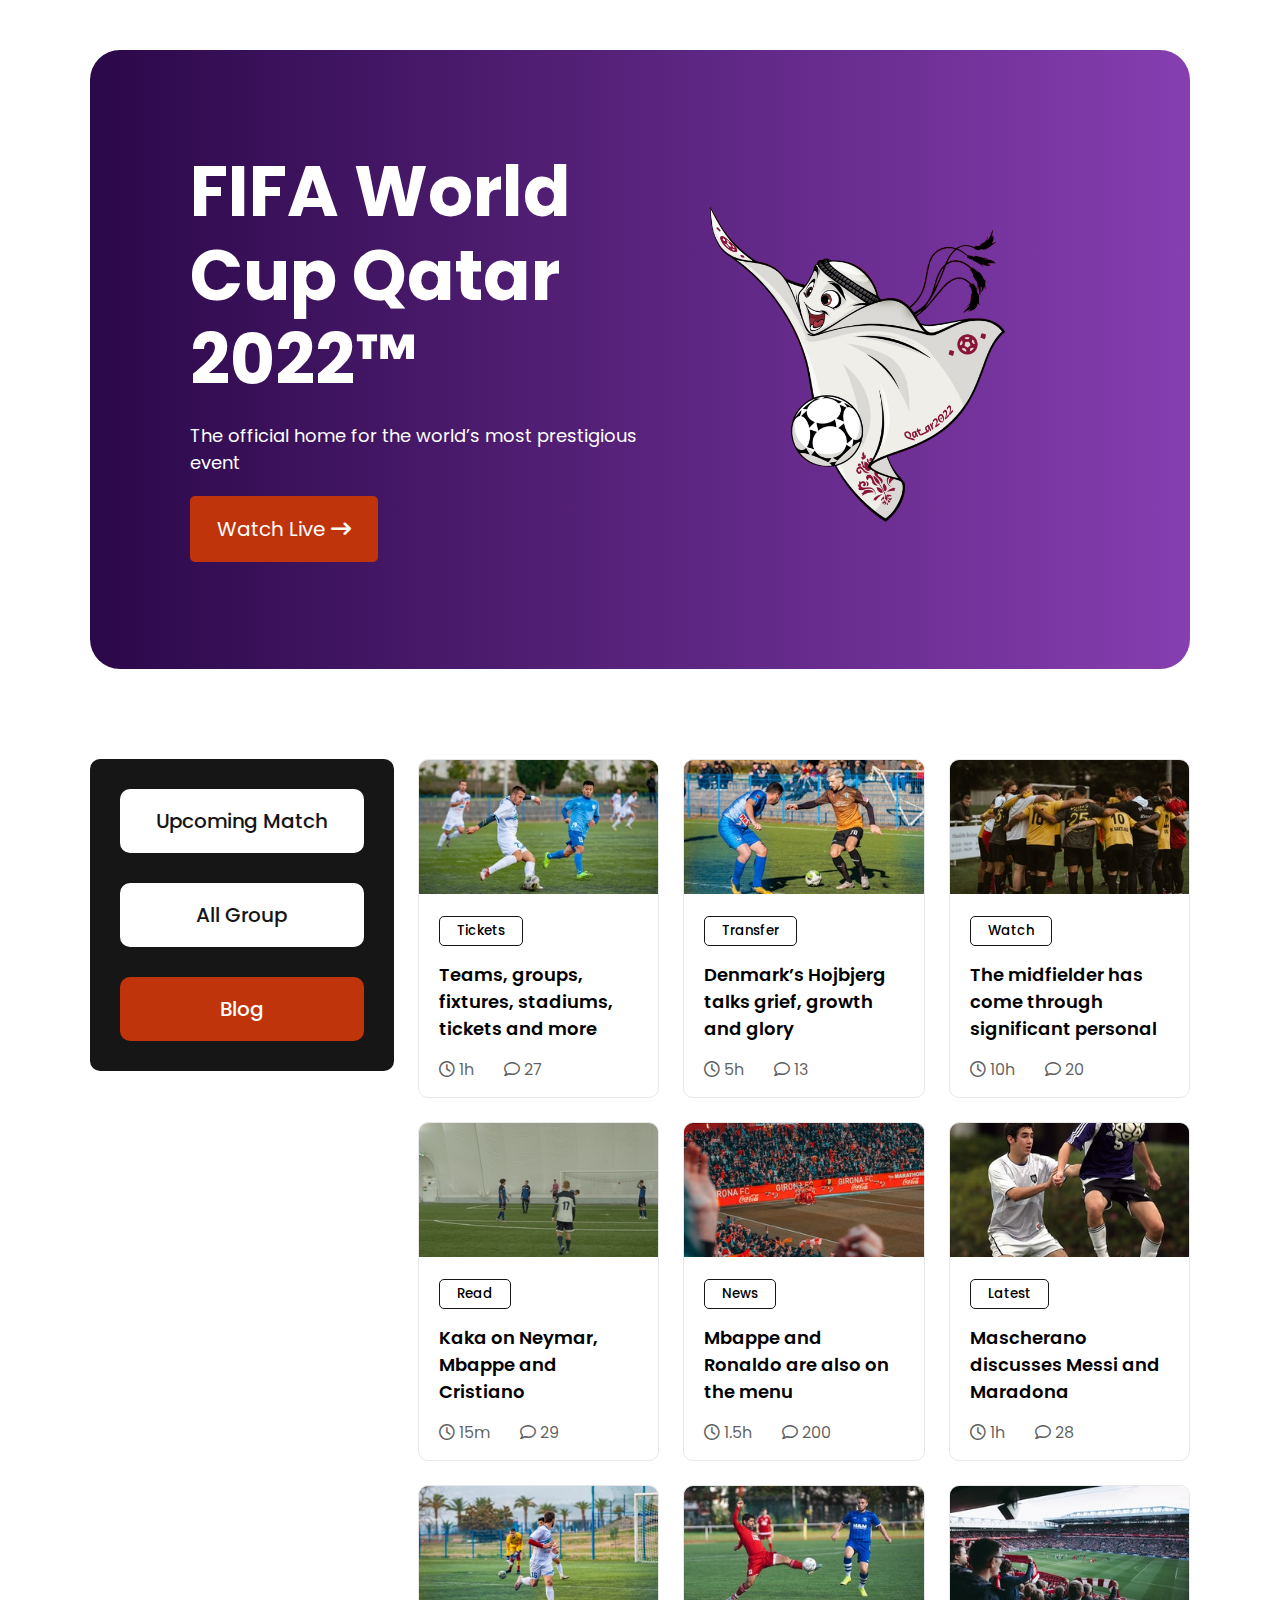
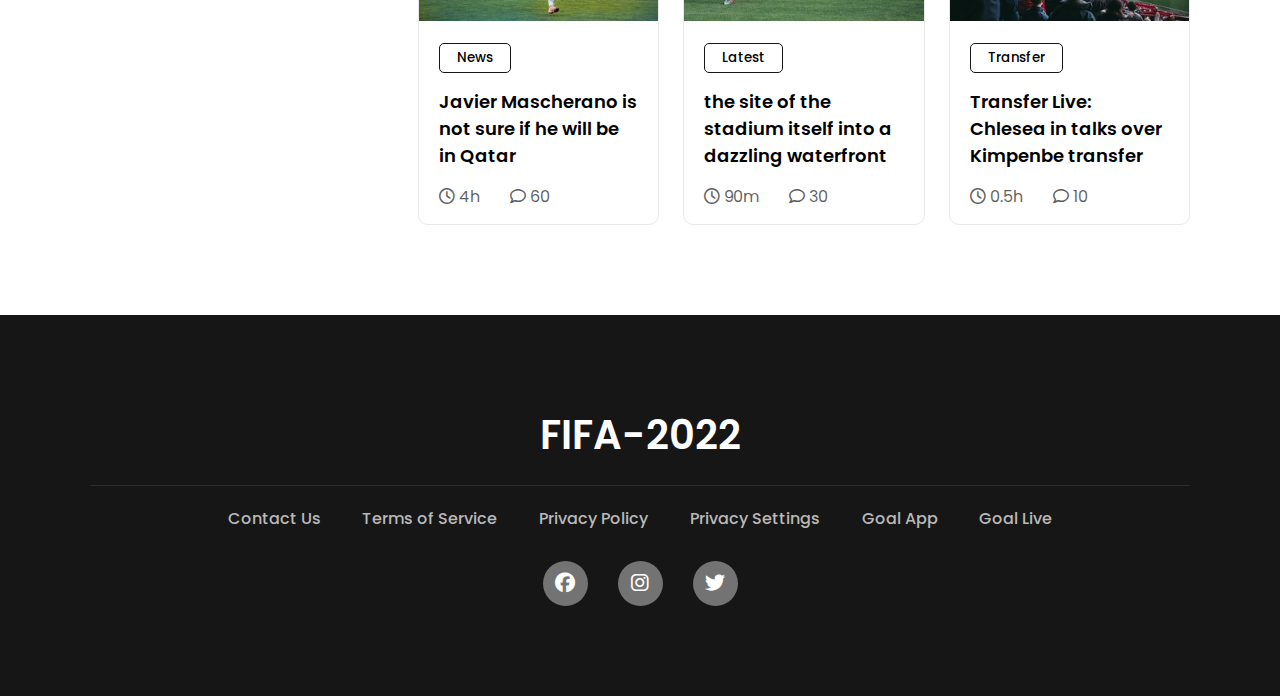
<file: index.html>
<!DOCTYPE html>
<html lang="en">

<head>
    <meta charset="UTF-8">
    <meta http-equiv="X-UA-Compatible" content="IE=edge">
    <meta name="viewport" content="width=device-width, initial-scale=1.0">

    <!-- google fonts -->
    <link rel="preconnect" href="https://fonts.googleapis.com">
    <link rel="preconnect" href="https://fonts.gstatic.com" crossorigin>
    <link href="https://fonts.googleapis.com/css2?family=Poppins:wght@400;500;600;700&display=swap" rel="stylesheet">

    <!-- fontawesome -->
    <link rel="stylesheet" href="https://cdnjs.cloudflare.com/ajax/libs/font-awesome/6.1.1/css/all.min.css">

    <!-- stylesheet -->
    <link rel="stylesheet" href="css/style.css">

    <!-- favicon -->
    <link rel="shortcut icon" href="images/fav.png">
    <title>Fifa World Cup 2022</title>
</head>

<body>

    <div class="wrapper">
        <!-- hero section starts here -->
        <section class="hero-section">
            <div class="container">
                <div class="hero">
                    <div class="half hero-text">
                        <h1 class="title">
                            FIFA World Cup Qatar 2022™
                        </h1>
                        <p class="hero-subtitle">
                            The official home for the world’s most prestigious event
                        </p>
                        <a href="" class="btn">
                            <span>Watch Live <i class="fa fa-arrow-right-long"></i></span>
                        </a>
                    </div>
                    <div class="half hero-image">
                        <img src="images/hero.png" alt="">
                    </div>
                </div>
            </div>
        </section>
        <!-- hero section ends here -->



        <!-- main section starts here -->
        <main>
            <div class="container">
                <div class="flex a-start">
                    <!-- buttons -->
                    <div class="buttons">
                        <a href="upcoming.html" class="menu-btn">
                            <span>Upcoming Match</span>
                        </a>
                        <a href="all.html" class="menu-btn my-30">
                            <span>All Group</span>
                        </a>
                        <a href="index.html" class="menu-btn active">
                            <span>Blog</span>
                        </a>
                    </div>
                    <!-- buttons -->

                    <!-- blogs -->
                    <div class="blogs">
                        <article class="blog">
                            <img src="images/blog-1.jpg" class="blog-img" alt="">
                            <div class="blog-body">
                                <button class="blog-button">
                                    Tickets
                                </button>
                                <h3 class="blog-title">
                                    Teams, groups, fixtures, stadiums, tickets and more
                                </h3>
                                <div class="icons">
                                    <div class="flex">
                                        <div class="item">
                                            <i class="far fa-clock"></i> 1h
                                        </div>
                                        <div class="item ms-30">
                                            <i class="far fa-comment"></i> 27
                                        </div>
                                    </div>
                                </div>
                            </div>
                        </article>
                        <article class="blog">
                            <img src="images/blog-2.jpg" class="blog-img" alt="">
                            <div class="blog-body">
                                <button class="blog-button">
                                    Transfer
                                </button>
                                <h3 class="blog-title">
                                    Denmark’s Hojbjerg talks grief, growth and glory
                                </h3>
                                <div class="icons">
                                    <div class="flex">
                                        <div class="item">
                                            <i class="far fa-clock"></i> 5h
                                        </div>
                                        <div class="item ms-30">
                                            <i class="far fa-comment"></i> 13
                                        </div>
                                    </div>
                                </div>
                            </div>
                        </article>
                        <article class="blog">
                            <img src="images/blog-3.jpg" class="blog-img" alt="">
                            <div class="blog-body">
                                <button class="blog-button">
                                    Watch
                                </button>
                                <h3 class="blog-title">
                                    The midfielder has come through significant personal
                                </h3>
                                <div class="icons">
                                    <div class="flex">
                                        <div class="item">
                                            <i class="far fa-clock"></i> 10h
                                        </div>
                                        <div class="item ms-30">
                                            <i class="far fa-comment"></i> 20
                                        </div>
                                    </div>
                                </div>
                            </div>
                        </article>
                        <article class="blog">
                            <img src="images/blog-4.jpg" class="blog-img" alt="">
                            <div class="blog-body">
                                <button class="blog-button">
                                    Read
                                </button>
                                <h3 class="blog-title">
                                    Kaka on Neymar, Mbappe and Cristiano
                                </h3>
                                <div class="icons">
                                    <div class="flex">
                                        <div class="item">
                                            <i class="far fa-clock"></i> 15m
                                        </div>
                                        <div class="item ms-30">
                                            <i class="far fa-comment"></i> 29
                                        </div>
                                    </div>
                                </div>
                            </div>
                        </article>
                        <article class="blog">
                            <img src="images/blog-5.jpg" class="blog-img" alt="">
                            <div class="blog-body">
                                <button class="blog-button">
                                    News
                                </button>
                                <h3 class="blog-title">
                                    Mbappe and Ronaldo are also on the menu
                                </h3>
                                <div class="icons">
                                    <div class="flex">
                                        <div class="item">
                                            <i class="far fa-clock"></i> 1.5h
                                        </div>
                                        <div class="item ms-30">
                                            <i class="far fa-comment"></i> 200
                                        </div>
                                    </div>
                                </div>
                            </div>
                        </article>
                        <article class="blog">
                            <img src="images/blog-6.jpg" class="blog-img" alt="">
                            <div class="blog-body">
                                <button class="blog-button">
                                    Latest
                                </button>
                                <h3 class="blog-title">
                                    Mascherano discusses Messi and Maradona
                                </h3>
                                <div class="icons">
                                    <div class="flex">
                                        <div class="item">
                                            <i class="far fa-clock"></i> 1h
                                        </div>
                                        <div class="item ms-30">
                                            <i class="far fa-comment"></i> 28
                                        </div>
                                    </div>
                                </div>
                            </div>
                        </article>
                        <article class="blog">
                            <img src="images/blog-7.jpg" class="blog-img" alt="">
                            <div class="blog-body">
                                <button class="blog-button">
                                    News
                                </button>
                                <h3 class="blog-title">
                                    Javier Mascherano is not sure if he will be in Qatar
                                </h3>
                                <div class="icons">
                                    <div class="flex">
                                        <div class="item">
                                            <i class="far fa-clock"></i> 4h
                                        </div>
                                        <div class="item ms-30">
                                            <i class="far fa-comment"></i> 60
                                        </div>
                                    </div>
                                </div>
                            </div>
                        </article>
                        <article class="blog">
                            <img src="images/blog-8.jpg" class="blog-img" alt="">
                            <div class="blog-body">
                                <button class="blog-button">
                                    Latest
                                </button>
                                <h3 class="blog-title">
                                    the site of the stadium itself into a dazzling waterfront
                                </h3>
                                <div class="icons">
                                    <div class="flex">
                                        <div class="item">
                                            <i class="far fa-clock"></i> 90m
                                        </div>
                                        <div class="item ms-30">
                                            <i class="far fa-comment"></i> 30
                                        </div>
                                    </div>
                                </div>
                            </div>
                        </article>
                        <article class="blog">
                            <img src="images/blog-9.jpg" class="blog-img" alt="">
                            <div class="blog-body">
                                <button class="blog-button">
                                    Transfer
                                </button>
                                <h3 class="blog-title">
                                    Transfer Live: Chlesea in talks over Kimpenbe transfer
                                </h3>
                                <div class="icons">
                                    <div class="flex">
                                        <div class="item">
                                            <i class="far fa-clock"></i> 0.5h
                                        </div>
                                        <div class="item ms-30">
                                            <i class="far fa-comment"></i> 10
                                        </div>
                                    </div>
                                </div>
                            </div>
                        </article>
                    </div>


                    <!-- blogs -->
                </div>
                <div class="text-center all-holder">
                    <a href="" class="btn">
                        <span>View All</span>
                    </a>
                </div>


            </div>
        </main>
        <!-- main section ends here -->
    </div>

    <!-- footer section starts here -->
    <footer>
        <div class="container">
            <div class="text-center">
                <h2 class="footer-title">FIFA-2022</h2>
                <div class="line"></div>
                <ul class="footer-menu">
                    <li>
                        <a href="">
                            Contact Us
                        </a>
                    </li>
                    <li>
                        <a href="">
                            Terms of Service
                        </a>
                    </li>
                    <li>
                        <a href="">
                            Privacy Policy
                        </a>
                    </li>
                    <li>
                        <a href="">
                            Privacy Settings
                        </a>
                    </li>
                    <li>
                        <a href="">
                            Goal App
                        </a>
                    </li>
                    <li>
                        <a href="">
                            Goal Live
                        </a>
                    </li>
                </ul>

                <ul class="social">
                    <li>
                        <a href="https://www.facebook.com/marufalaslam" target="_blank" class="social-holder">
                            <i class="fab fa-facebook"></i>
                        </a>
                    </li>
                    <li>
                        <a href="https://www.instagram.com/captain_potatoo" target="_blank" class="social-holder">
                            <i class="fab fa-instagram"></i>
                        </a>
                    </li>
                    <li>
                        <a href="https://twitter.com/Maruf23350252" target="_blank" class="social-holder">
                            <i class="fab fa-twitter"></i>
                        </a>
                    </li>
                </ul>
            </div>
        </div>
    </footer>
    <!-- footer section ends here -->
</body>

</html>
</file>
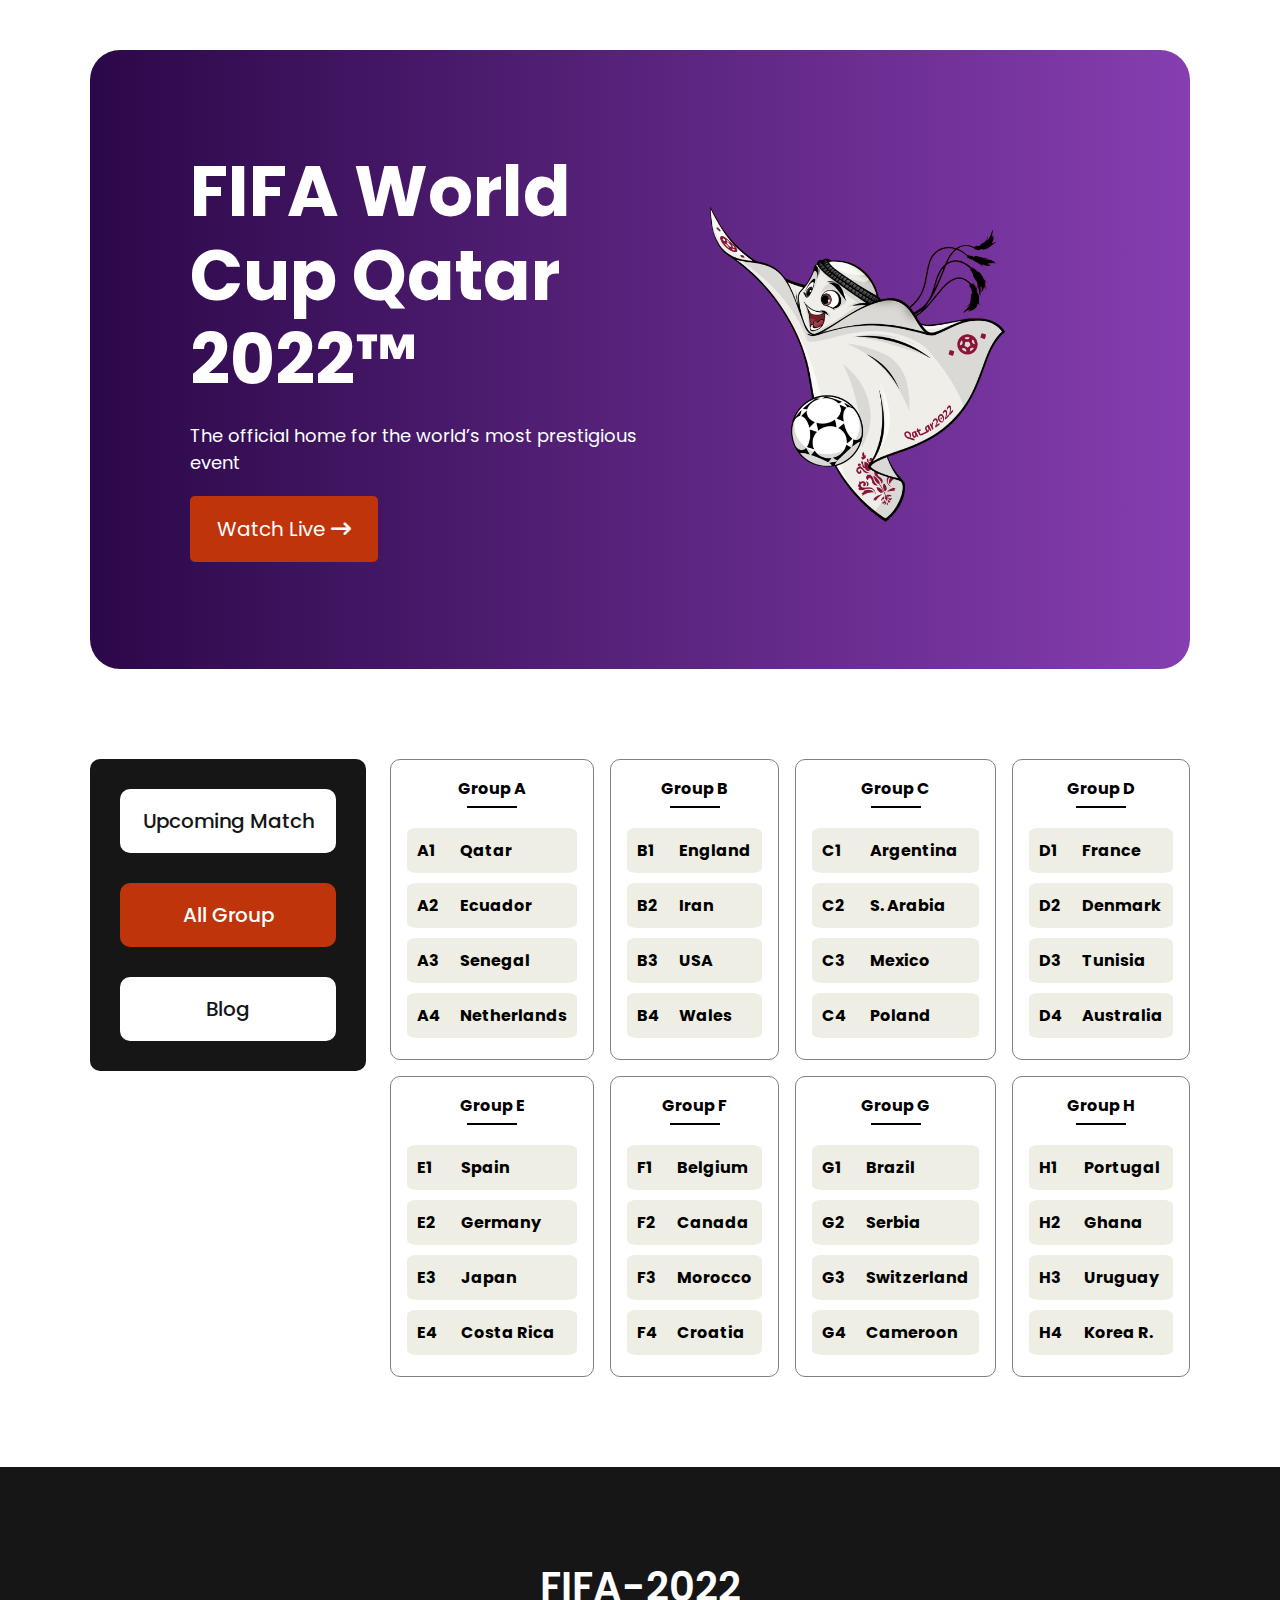
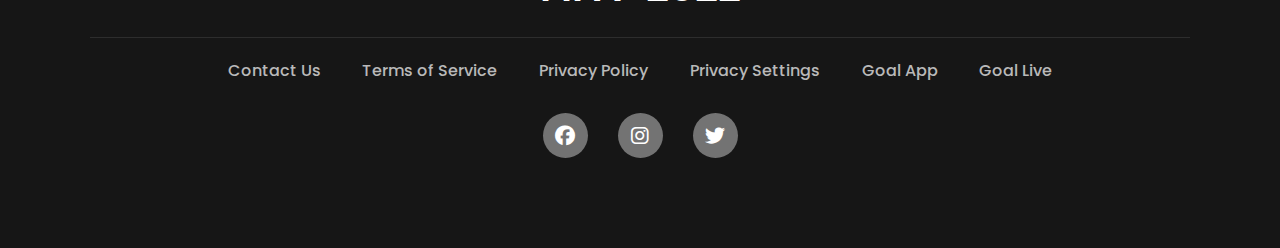
<file: all.html>
<!DOCTYPE html>
<html lang="en">

<head>
    <meta charset="UTF-8">
    <meta http-equiv="X-UA-Compatible" content="IE=edge">
    <meta name="viewport" content="width=device-width, initial-scale=1.0">

    <!-- google fonts -->
    <link rel="preconnect" href="https://fonts.googleapis.com">
    <link rel="preconnect" href="https://fonts.gstatic.com" crossorigin>
    <link href="https://fonts.googleapis.com/css2?family=Poppins:wght@400;500;600;700&display=swap" rel="stylesheet">

    <!-- fontawesome -->
    <link rel="stylesheet" href="https://cdnjs.cloudflare.com/ajax/libs/font-awesome/6.1.1/css/all.min.css">

    <!-- stylesheet -->
    <link rel="stylesheet" href="css/style.css">

    <!-- favicon -->
    <link rel="shortcut icon" href="images/fav.png">
    <title>Fifa World Cup 2022</title>
</head>

<body>

    <div class="wrapper">
        <!-- hero section starts here -->
        <section class="hero-section">
            <div class="container">
                <div class="hero">
                    <div class="half hero-text">
                        <h1 class="title">
                            FIFA World Cup Qatar 2022™
                        </h1>
                        <p class="hero-subtitle">
                            The official home for the world’s most prestigious event
                        </p>
                        <a href="" class="btn">
                            <span>Watch Live <i class="fa fa-arrow-right-long"></i></span>
                        </a>
                    </div>
                    <div class="half hero-image">
                        <img src="images/hero.png" alt="">
                    </div>
                </div>
            </div>
        </section>
        <!-- hero section ends here -->



        <!-- main section starts here -->
        <main>
            <div class="container">
                <div class="flex a-start">
                    <!-- buttons -->
                    <div class="buttons">
                        <a href="upcoming.html" class="menu-btn">
                            <span>Upcoming Match</span>
                        </a>
                        <a href="all" class="menu-btn my-30 active">
                            <span>All Group</span>
                        </a>
                        <a href="index.html" class="menu-btn">
                            <span>Blog</span>
                        </a>
                    </div>
                    <!-- buttons -->

                    <!-- schedules -->
                    <div class="groups">
                        <div class="group">
                            <div class="text-center">
                                <h4>Group A</h4>
                                <div class="line-b"></div>
                            </div>
                            <table class="group-table" cellpadding="0" cellspacing="0">
                                <tr>
                                    <td>
                                        A1
                                    </td>
                                    <td>
                                        Qatar
                                    </td>
                                </tr>
                                <tr>
                                    <td>
                                        A2
                                    </td>
                                    <td>
                                        Ecuador
                                    </td>
                                </tr>
                                <tr>
                                    <td>
                                        A3
                                    </td>
                                    <td>
                                        Senegal
                                    </td>
                                </tr>
                                <tr>
                                    <td>
                                        A4
                                    </td>
                                    <td>
                                        Netherlands
                                    </td>
                                </tr>
                            </table>
                        </div>

                        <div class="group">
                            <div class="text-center">
                                <h4>Group B</h4>
                                <div class="line-b"></div>
                            </div>
                            <table class="group-table" cellpadding="0" cellspacing="0">
                                <tr>
                                    <td>
                                        B1
                                    </td>
                                    <td>
                                        England
                                    </td>
                                </tr>
                                <tr>
                                    <td>
                                        B2
                                    </td>
                                    <td>
                                        Iran
                                    </td>
                                </tr>
                                <tr>
                                    <td>
                                        B3
                                    </td>
                                    <td>
                                        USA
                                    </td>
                                </tr>
                                <tr>
                                    <td>
                                        B4
                                    </td>
                                    <td>
                                        Wales
                                    </td>
                                </tr>
                            </table>
                        </div>


                        <div class="group">
                            <div class="text-center">
                                <h4>Group C</h4>
                                <div class="line-b"></div>
                            </div>
                            <table class="group-table" cellpadding="0" cellspacing="0">
                                <tr>
                                    <td>
                                        C1
                                    </td>
                                    <td>
                                        Argentina
                                    </td>
                                </tr>
                                <tr>
                                    <td>
                                        C2
                                    </td>
                                    <td>
                                        S. Arabia
                                    </td>
                                </tr>
                                <tr>
                                    <td>
                                        C3
                                    </td>
                                    <td>
                                        Mexico
                                    </td>
                                </tr>
                                <tr>
                                    <td>
                                        C4
                                    </td>
                                    <td>
                                        Poland
                                    </td>
                                </tr>
                            </table>
                        </div>


                        <div class="group">
                            <div class="text-center">
                                <h4>Group D</h4>
                                <div class="line-b"></div>
                            </div>
                            <table class="group-table" cellpadding="0" cellspacing="0">
                                <tr>
                                    <td>
                                        D1
                                    </td>
                                    <td>
                                        France
                                    </td>
                                </tr>
                                <tr>
                                    <td>
                                        D2
                                    </td>
                                    <td>
                                        Denmark
                                    </td>
                                </tr>
                                <tr>
                                    <td>
                                        D3
                                    </td>
                                    <td>
                                        Tunisia
                                    </td>
                                </tr>
                                <tr>
                                    <td>
                                        D4
                                    </td>
                                    <td>
                                        Australia
                                    </td>
                                </tr>
                            </table>
                        </div>



                        <div class="group">
                            <div class="text-center">
                                <h4>Group E</h4>
                                <div class="line-b"></div>
                            </div>
                            <table class="group-table" cellpadding="0" cellspacing="0">
                                <tr>
                                    <td>
                                        E1
                                    </td>
                                    <td>
                                        Spain
                                    </td>
                                </tr>
                                <tr>
                                    <td>
                                        E2
                                    </td>
                                    <td>
                                        Germany
                                    </td>
                                </tr>
                                <tr>
                                    <td>
                                        E3
                                    </td>
                                    <td>
                                        Japan
                                    </td>
                                </tr>
                                <tr>
                                    <td>
                                        E4
                                    </td>
                                    <td>
                                        Costa Rica
                                    </td>
                                </tr>
                            </table>
                        </div>


                        <div class="group">
                            <div class="text-center">
                                <h4>Group F</h4>
                                <div class="line-b"></div>
                            </div>
                            <table class="group-table" cellpadding="0" cellspacing="0">
                                <tr>
                                    <td>
                                        F1
                                    </td>
                                    <td>
                                        Belgium
                                    </td>
                                </tr>
                                <tr>
                                    <td>
                                        F2
                                    </td>
                                    <td>
                                        Canada
                                    </td>
                                </tr>
                                <tr>
                                    <td>
                                        F3
                                    </td>
                                    <td>
                                        Morocco
                                    </td>
                                </tr>
                                <tr>
                                    <td>
                                        F4
                                    </td>
                                    <td>
                                        Croatia
                                    </td>
                                </tr>
                            </table>
                        </div>



                        <div class="group">
                            <div class="text-center">
                                <h4>Group G</h4>
                                <div class="line-b"></div>
                            </div>
                            <table class="group-table" cellpadding="0" cellspacing="0">
                                <tr>
                                    <td>
                                        G1
                                    </td>
                                    <td>
                                        Brazil
                                    </td>
                                </tr>
                                <tr>
                                    <td>
                                        G2
                                    </td>
                                    <td>
                                        Serbia
                                    </td>
                                </tr>
                                <tr>
                                    <td>
                                        G3
                                    </td>
                                    <td>
                                        Switzerland
                                    </td>
                                </tr>
                                <tr>
                                    <td>
                                        G4
                                    </td>
                                    <td>
                                        Cameroon
                                    </td>
                                </tr>
                            </table>
                        </div>


                        <div class="group">
                            <div class="text-center">
                                <h4>Group H</h4>
                                <div class="line-b"></div>
                            </div>
                            <table class="group-table" cellpadding="0" cellspacing="0">
                                <tr>
                                    <td>
                                        H1
                                    </td>
                                    <td>
                                        Portugal
                                    </td>
                                </tr>
                                <tr>
                                    <td>
                                        H2
                                    </td>
                                    <td>
                                        Ghana
                                    </td>
                                </tr>
                                <tr>
                                    <td>
                                        H3
                                    </td>
                                    <td>
                                        Uruguay
                                    </td>
                                </tr>
                                <tr>
                                    <td>
                                        H4
                                    </td>
                                    <td>
                                        Korea R.
                                    </td>
                                </tr>
                            </table>
                        </div>
                    </div>
                    <!-- schedules -->
                </div>
                <div class="text-center all-holder">
                    <a href="" class="btn">
                        <span>View All</span>
                    </a>
                </div>


            </div>
        </main>
        <!-- main section ends here -->
    </div>

    <!-- footer section starts here -->
    <footer>
        <div class="container">
            <div class="text-center">
                <h2 class="footer-title">FIFA-2022</h2>
                <div class="line"></div>
                <ul class="footer-menu">
                    <li>
                        <a href="">
                            Contact Us
                        </a>
                    </li>
                    <li>
                        <a href="">
                            Terms of Service
                        </a>
                    </li>
                    <li>
                        <a href="">
                            Privacy Policy
                        </a>
                    </li>
                    <li>
                        <a href="">
                            Privacy Settings
                        </a>
                    </li>
                    <li>
                        <a href="">
                            Goal App
                        </a>
                    </li>
                    <li>
                        <a href="">
                            Goal Live
                        </a>
                    </li>
                </ul>

                <ul class="social">
                    <li>
                        <a href="https://www.facebook.com/marufalaslam" class="social-holder">
                            <i class="fab fa-facebook"></i>
                        </a>
                    </li>
                    <li>
                        <a href="https://www.instagram.com/captain_potatoo" class="social-holder">
                            <i class="fab fa-instagram"></i>
                        </a>
                    </li>
                    <li>
                        <a href="https://twitter.com/Maruf23350252" class="social-holder">
                            <i class="fab fa-twitter"></i>
                        </a>
                    </li>
                </ul>
            </div>
        </div>
    </footer>
    <!-- footer section ends here -->
</body>

</html>
</file>
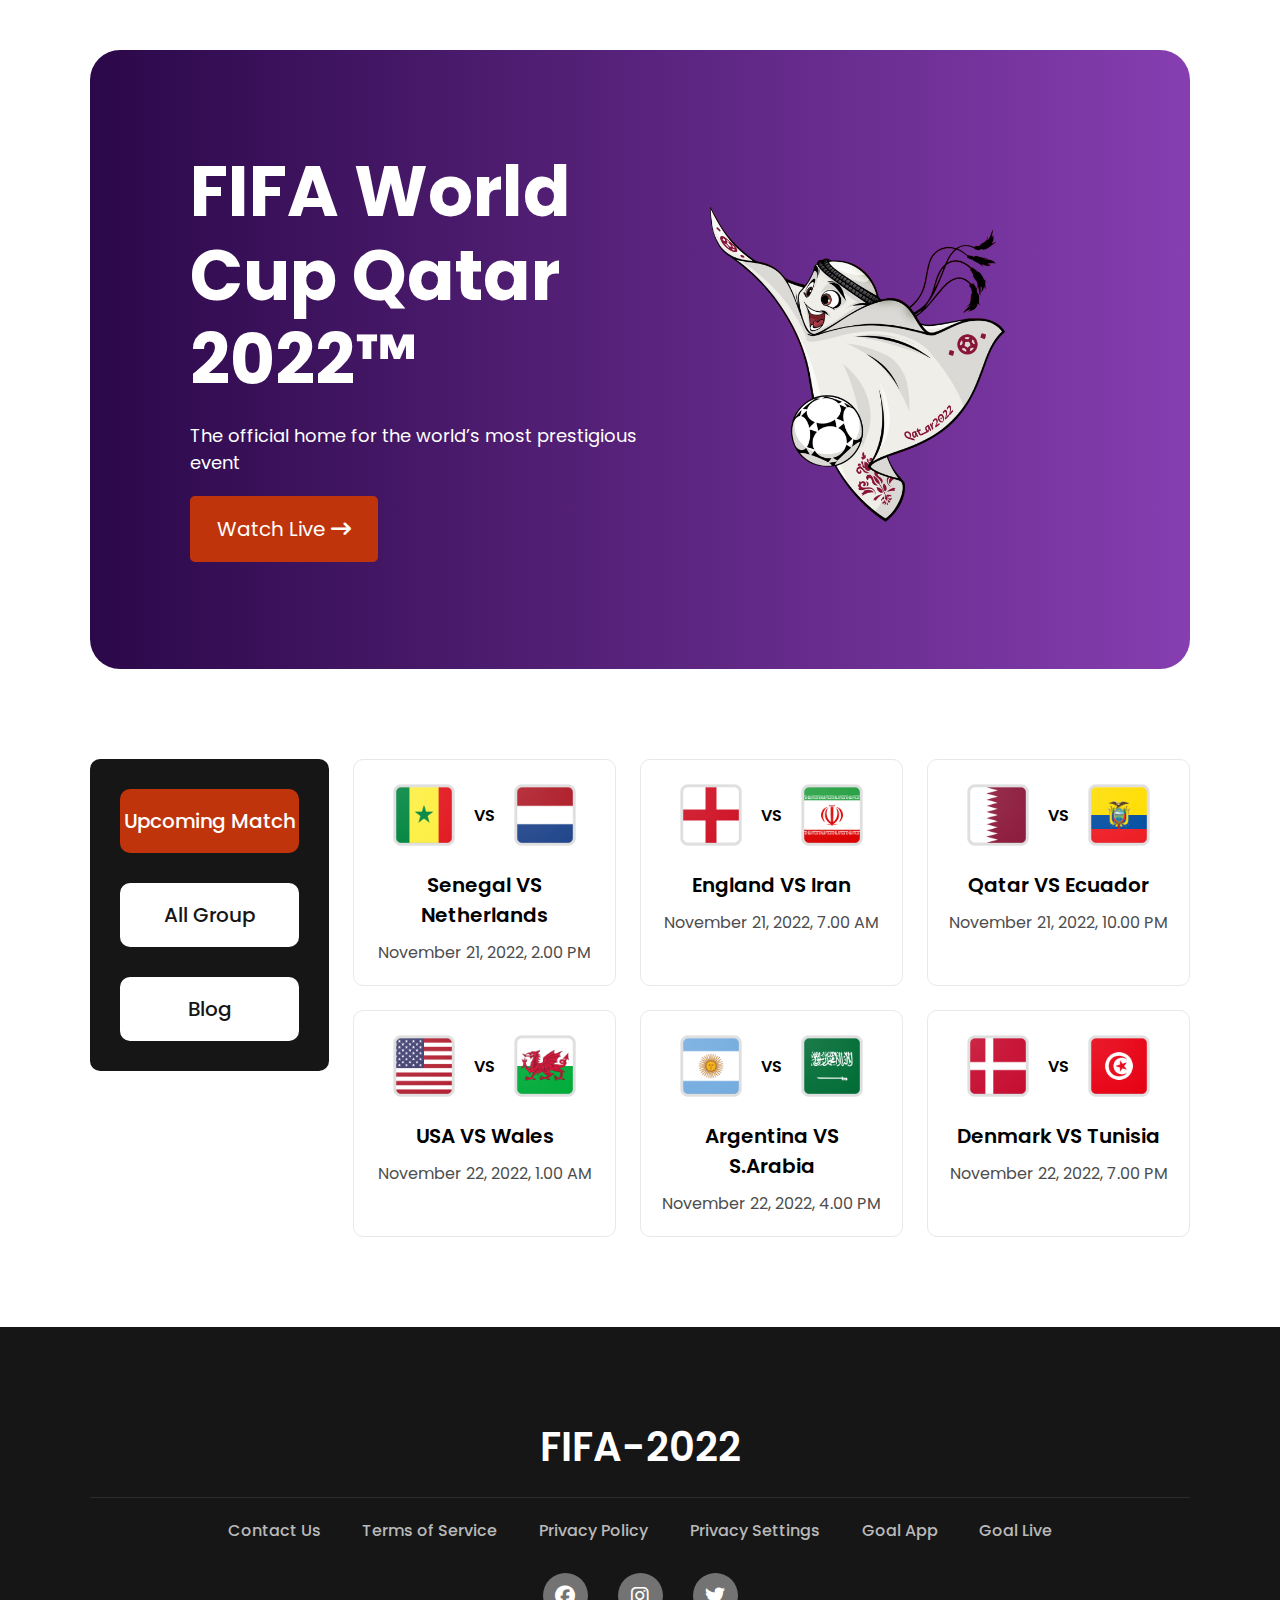
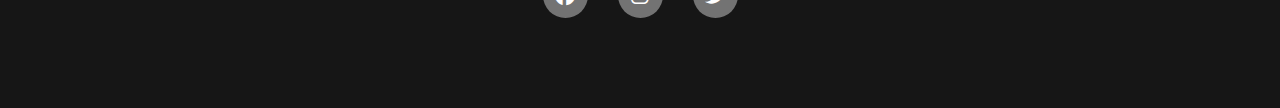
<file: upcoming.html>
<!DOCTYPE html>
<html lang="en">

<head>
    <meta charset="UTF-8">
    <meta http-equiv="X-UA-Compatible" content="IE=edge">
    <meta name="viewport" content="width=device-width, initial-scale=1.0">

    <!-- google fonts -->
    <link rel="preconnect" href="https://fonts.googleapis.com">
    <link rel="preconnect" href="https://fonts.gstatic.com" crossorigin>
    <link href="https://fonts.googleapis.com/css2?family=Poppins:wght@400;500;600;700&display=swap" rel="stylesheet">

    <!-- fontawesome -->
    <link rel="stylesheet" href="https://cdnjs.cloudflare.com/ajax/libs/font-awesome/6.1.1/css/all.min.css">

    <!-- stylesheet -->
    <link rel="stylesheet" href="css/style.css">

    <!-- favicon -->
    <link rel="shortcut icon" href="images/fav.png">
    <title>Fifa World Cup 2022</title>
</head>

<body>

    <div class="wrapper">
        <!-- hero section starts here -->
        <section class="hero-section">
            <div class="container">
                <div class="hero">
                    <div class="half hero-text">
                        <h1 class="title">
                            FIFA World Cup Qatar 2022™
                        </h1>
                        <p class="hero-subtitle">
                            The official home for the world’s most prestigious event
                        </p>
                        <a href="" class="btn">
                            <span>Watch Live <i class="fa fa-arrow-right-long"></i></span>
                        </a>
                    </div>
                    <div class="half hero-image">
                        <img src="images/hero.png" alt="">
                    </div>
                </div>
            </div>
        </section>
        <!-- hero section ends here -->



        <!-- main section starts here -->
        <main>
            <div class="container">
                <div class="flex a-start">
                    <!-- buttons -->
                    <div class="buttons">
                        <a href="upcoming.html" class="menu-btn active">
                            <span>Upcoming Match</span>
                        </a>
                        <a href="all.html" class="menu-btn my-30">
                            <span>All Group</span>
                        </a>
                        <a href="index.html" class="menu-btn">
                            <span>Blog</span>
                        </a>
                    </div>
                    <!-- buttons -->

                    <!-- schedules -->
                    <div class="schedules">
                        <div class="schedule">
                            <div class="flex flags">
                                <img src="images/flags/senegal.png" class="flag" alt="">
                                <p>VS</p>
                                <img src="images/flags/netherland.png" class="flag" alt="">
                            </div>

                            <h2 class="team-names">
                                Senegal VS Netherlands
                            </h2>
                            <p class="time">
                                November 21, 2022, 2.00 PM
                            </p>
                        </div>
                        <div class="schedule">
                            <div class="flex flags">
                                <img src="images/flags/england.png" class="flag" alt="">
                                <p>VS</p>
                                <img src="images/flags/iran.png" class="flag" alt="">
                            </div>

                            <h2 class="team-names">
                                England VS Iran
                            </h2>
                            <p class="time">
                                November 21, 2022, 7.00 AM
                            </p>
                        </div>
                        <div class="schedule">
                            <div class="flex flags">
                                <img src="images/flags/qatar.png" class="flag" alt="">
                                <p>VS</p>
                                <img src="images/flags/ecuador.png" class="flag" alt="">
                            </div>

                            <h2 class="team-names">
                                Qatar VS Ecuador
                            </h2>
                            <p class="time">
                                November 21, 2022, 10.00 PM
                            </p>
                        </div>
                        <div class="schedule">
                            <div class="flex flags">
                                <img src="images/flags/usa.png" class="flag" alt="">
                                <p>VS</p>
                                <img src="images/flags/wales.png" class="flag" alt="">
                            </div>

                            <h2 class="team-names">
                                USA VS Wales
                            </h2>
                            <p class="time">
                                November 22, 2022, 1.00 AM
                            </p>
                        </div>
                        <div class="schedule">
                            <div class="flex flags">
                                <img src="images/flags/argentina.png" class="flag" alt="">
                                <p>VS</p>
                                <img src="images/flags/saudi.png" class="flag" alt="">
                            </div>

                            <h2 class="team-names">
                                Argentina VS S.Arabia
                            </h2>
                            <p class="time">
                                November 22, 2022, 4.00 PM
                            </p>
                        </div>
                        <div class="schedule">
                            <div class="flex flags">
                                <img src="images/flags/denmark.png" class="flag" alt="">
                                <p>VS</p>
                                <img src="images/flags/tunisia.png" class="flag" alt="">
                            </div>

                            <h2 class="team-names">
                                Denmark VS Tunisia
                            </h2>
                            <p class="time">
                                November 22, 2022, 7.00 PM
                            </p>
                        </div>
                    </div>
                    <!-- schedules -->
                </div>
                <div class="text-center all-holder">
                    <a href="" class="btn">
                        <span>View All</span>
                    </a>
                </div>


            </div>
        </main>
        <!-- main section ends here -->
    </div>

    <!-- footer section starts here -->
    <footer>
        <div class="container">
            <div class="text-center">
                <h2 class="footer-title">FIFA-2022</h2>
                <div class="line"></div>
                <ul class="footer-menu">
                    <li>
                        <a href="">
                            Contact Us
                        </a>
                    </li>
                    <li>
                        <a href="">
                            Terms of Service
                        </a>
                    </li>
                    <li>
                        <a href="">
                            Privacy Policy
                        </a>
                    </li>
                    <li>
                        <a href="">
                            Privacy Settings
                        </a>
                    </li>
                    <li>
                        <a href="">
                            Goal App
                        </a>
                    </li>
                    <li>
                        <a href="">
                            Goal Live
                        </a>
                    </li>
                </ul>

                <ul class="social">
                    <li>
                        <a href="https://www.facebook.com/marufalaslam" class="social-holder">
                            <i class="fab fa-facebook"></i>
                        </a>
                    </li>
                    <li>
                        <a href="https://www.instagram.com/captain_potatoo" class="social-holder">
                            <i class="fab fa-instagram"></i>
                        </a>
                    </li>
                    <li>
                        <a href="https://twitter.com/Maruf23350252" class="social-holder">
                            <i class="fab fa-twitter"></i>
                        </a>
                    </li>
                </ul>
            </div>
        </div>
    </footer>
    <!-- footer section ends here -->
</body>

</html>
</file>
<file: css/style.css>
/* --------------------------------------------- */
/* universal css */
/* --------------------------------------------- */
* {
    font-family: 'Poppins', sans-serif;
    box-sizing: border-box;
    margin: 0;
}

body {
    margin: 0;
    padding: 0;
    overflow-x: hidden;
}

.container {
    max-width: 1320px;
    margin: auto;
}

img {
    transition: all 0.5s linear;
}


/* ------------------------------------------------ */
/* hero section */
/* ------------------------------------------------ */

.hero-section {
    padding-top: 50px;
}

.hero {
    background: linear-gradient(90deg, #2B0849, #863EB0);
    color: white;
    padding: 100px;
    border-radius: 30px;
    display: flex;
    justify-content: space-between;
    align-items: center;
}


.half {
    width: 50%;
}

.title {
    font-size: 70px;
    font-weight: 700;
    line-height: 1.2;
}

.hero-subtitle {
    font-size: 18px;
    margin: 20px 0;
}

.btn {
    position: relative;
    background: transparent;
    color: white;
    text-decoration: none;
    padding: 16px 25px;
    display: inline-block;
    font-size: 20px;
    border-radius: 5px;
    overflow: hidden;
    border: 2px solid #bf340a;
    background-color: #bf340a;
}

.btn span {
    position: relative;
    z-index: 1000;
}

.btn::before {
    content: "";
    position: absolute;
    width: 51%;
    height: 100%;
    background-color: #bf340a;
    top: 0;
    left: 0;
    transition: all 0.2s linear;
}

.btn::after {
    content: "";
    position: absolute;
    width: 50%;
    height: 100%;
    background-color: #bf340a;
    top: 0;
    right: 0;
    transition: all 0.2s linear;
}

.btn:hover {
    color: #bf340a;
    transition: 0.4s;
    background-color: transparent;
}

.btn:hover::before {
    transform: translate(-100%);
}

.btn:hover::after {
    transform: translate(100%);
}

.hero-image img {
    width: 75%;
    display: block;
    margin: auto;
}

.hero:hover .hero-image img {
    transform: rotate(10deg) scale(1.2);
}

/* ------------------------------------------------ */
/* main section */
/* ------------------------------------------------ */

main {
    padding: 90px 0;
}

.flex {
    display: flex;
}

.a-start {
    align-items: flex-start;
}

.buttons {
    background: #161616;
    width: 400px;
    padding: 30px;
    border-radius: 10px;
    max-width: 312px;
}

.menu-btn {
    background: white;
    display: block;
    border-radius: 10px;
    padding: 17px 0;
    text-align: center;
    text-decoration: none;
    color: #161616;
    font-size: 20px;
    font-weight: 500;
    position: relative;
    overflow: hidden;
}

.menu-btn span {
    position: relative;
    z-index: 10;
}

.menu-btn::before {
    content: "";
    position: absolute;
    width: 51%;
    height: 100%;
    background-color: #bf340a;
    top: 0;
    left: -100%;
    transition: all 0.2s linear;
}

.menu-btn::after {
    content: "";
    position: absolute;
    width: 50%;
    height: 100%;
    background-color: #bf340a;
    top: 0;
    right: -100%;
    transition: all 0.2s linear;
}

.menu-btn.active {
    background-color: #bf340a;
    color: white;
}

.menu-btn:hover {
    color: white;
}

.menu-btn:hover::before {
    left: 0;
}

.menu-btn:hover::after {
    right: 0;
}

.my-30 {
    margin: 30px 0;
}

.blogs {
    padding-left: 24px;
    width: calc(100%);
    display: grid;
    grid-template-columns: repeat(3, 1fr);
    grid-gap: 24px;
}

.blog {
    border-radius: 10px;
    border: 1px solid #E8E8E8;
    overflow: hidden;
}

.blog:hover {
    box-shadow: 0 0 6px rgba(0, 0, 0, 0.1);
    cursor: pointer;
}

.blog-body {
    padding: 15px 20px;
}

.blog-img {
    width: 100%;
}

button {
    border: unset;
}

.blog-button {
    border: 1px solid #161616;
    background: transparent;
    font-weight: 500;
    padding: 4px 17px;
    border-radius: 5px;
    overflow: hidden;
}

.blog-title {
    font-size: 18px;
    font-weight: 600;
    margin: 15px 0;
}

.item {
    color: #161616B2;
    font-weight: 400;
}

.ms-30 {
    margin-left: 30px;
}

/* ------------------------------------------------ */
/* schedules section */
/* ------------------------------------------------ */


.schedules {
    padding-left: 24px;
    width: calc(100%);
    display: grid;
    grid-template-columns: repeat(3, 1fr);
    grid-gap: 24px;
}

.schedule {
    border: 1px solid #E8E8E8;
    padding: 20px;
    border-radius: 10px;
}

.schedule:hover {
    box-shadow: 0 0 6px rgba(0, 0, 0, 0.1);
    cursor: pointer;
}

.flex.flags {
    justify-content: center;
    align-content: center;
    align-items: center;
}

.flag {
    margin: 0 15px;
    width: 70px;
}

.time {
    text-align: center;
    color: #4D4D4D;
    font-size: 16px;
}


.flex.flags p {
    font-weight: 600;
}

.team-names {
    font-size: 20px;
    font-weight: 600;
    margin: 20px 0 10px 0;
    text-align: center;
}

/* ------------------------------------------------ */
/* Groups section */
/* ------------------------------------------------ */
.groups {
    padding-left: 24px;
    width: calc(100%);
    display: grid;
    grid-template-columns: repeat(4, 1fr);
    grid-gap: 16px;
}

.group {
    border: 1px solid gray;
    border-radius: 10px;
    padding: 16px;
}

.line-b {
    height: 2px;
    width: 50px;
    background: black;
    margin: auto;
    margin-top: 5px;
}

.group-table {
    width: 100%;
    /* text-align: center; */
    /* background: rgba(0, 0, 0, 0.1); */
    border-radius: 10px;
    margin-top: 15px;
}


.group-table td {
    padding: 10px;
    font-weight: 700;
    border-bottom: 5px solid white;
    border-top: 5px solid white;
    /* border-radius: 31px; */
    background: #EEEEE4;
}

.group-table td:first-child {
    border-radius: 10px 0 0 10px;
}

.group-table td:last-child {
    border-radius: 0 10px 10px 0;
}



/* ------------------------------------------------ */
/* footer section */
/* ------------------------------------------------ */


footer {
    background-color: #161616;
    padding: 90px 0;
}

.text-center {
    text-align: center;
}

.footer-title {
    font-size: 40px;
    font-weight: 600;
    color: white;
}

.line {
    height: 1px;
    background-color: #FFFFFF1A;
    margin: 20px 0;
}

.footer-menu {
    display: flex;
    justify-content: space-between;
    width: 75%;
    list-style: none;
    margin: auto;
    padding: 0;
}

.footer-menu a {
    color: #B9B9B9;
    text-decoration: none;
    font-size: 16px;
    font-weight: 500;
}

.social {
    list-style: none;
    margin: 0;
    padding: 0;
    display: flex;
    justify-content: center;
    align-items: center;
    text-align: center;
    margin-top: 30px;
}

.social-holder {
    display: flex;
    width: 45px;
    height: 45px;
    background: rgba(255, 255, 255, 0.4);
    margin: 0 15px;
    justify-content: center;
    align-items: center;
    color: white;
    text-decoration: navajowhite;
    font-size: 20px;
    border-radius: 50%;
}

.text-center.all-holder {
    display: none;
    margin-top: 60px;
}




/* ------------------------------------------------ */
/* media query */
/* ------------------------------------------------ */

@media screen and (max-width: 1300px) {
    .container {
        max-width: 1100px;
    }
}

@media screen and (max-width: 1200px) {
    .container {
        max-width: 992px;
    }

    .flex.a-start {
        flex-direction: column;
    }

    .buttons {
        width: 100%;
        display: flex;
        max-width: 100%;
        justify-content: space-between;
        align-items: center;
        padding: 0;
        background: transparent;
        margin-bottom: 24px;
    }

    .menu-btn {
        margin: 0;
        width: 30%;
        border: 1px solid gray;
    }

    .schedules,
    .blogs,
    .groups {
        padding: 0;
    }
}

@media screen and (max-width: 1000px) {
    .container {
        max-width: 100%;
    }

    .wrapper {
        padding-left: 50px;
        padding-right: 50px;
    }

    .hero {
        padding: 60px;
    }

    .title {
        font-size: 40px;
        font-weight: 700;
        line-height: 1.2;
    }

    .hero-image img {
        width: 100%;
        display: block;
        margin: auto;
    }

    .flex.a-start {
        flex-direction: column;
    }

    .buttons {
        background: transparent;
        display: flex;
        width: 100%;
        justify-content: space-between;
        max-width: 100%;
        height: auto;
        align-items: center;
        padding: 0;
    }

    .menu-btn {
        border: 1px solid #E8E8E8;
        width: 30%;
    }

    .blogs {
        padding: 0;
        grid-template-columns: repeat(2, 1fr);
    }


    .blog:last-child {
        display: none;
    }

    .text-center.all-holder {
        display: block;
        margin-top: 60px;
    }

    .text-center.all-holder .btn {
        padding: 12px 30px;
    }

    .schedules {
        grid-template-columns: repeat(2, 1fr);
        padding-left: 0;
    }

    .groups {
        grid-template-columns: repeat(2, 1fr);
        padding-left: 0;
    }

    .footer-menu {
        display: flex;
        width: 100%;
        list-style: none;
        margin: auto;
        flex-wrap: wrap;
        text-align: center;
        align-items: center;
        justify-content: center;
    }

    .footer-menu li {
        margin: 10px 40px;
    }
}


@media screen and (max-width: 767px) {
    .wrapper {
        padding-left: 21px;
        padding-right: 21px;
    }

    .hero-section {
        padding-top: 30px;
    }

    .hero {
        background: linear-gradient(0deg, #2B0849, #863EB0);
        flex-direction: column;
        text-align: center;
        border-radius: 10px;
        padding: 30px;
    }

    .half {
        width: 100%;
    }

    .btn {
        padding: 8px 12px;
    }


    .half.hero-image {
        margin-top: 40px;
    }

    .buttons {
        flex-direction: column;
        width: 100%;
    }

    .menu-btn {
        width: 100%;
        margin: 10px;
    }

    .blogs {
        padding: 0;
        grid-template-columns: repeat(1, 1fr);
        margin-top: 24px;
    }

    .schedules {
        grid-template-columns: repeat(1, 1fr);
        padding-left: 0;
        padding-top: 24px;
    }

    .groups {
        grid-template-columns: repeat(1, 1fr);
        padding-left: 0;
    }

    .footer-menu {
        flex-direction: column;
    }

    footer {
        padding: 40px 0;
    }

    main {
        padding: 30px 0;
    }

    .text-center.all-holder {
        display: none;
    }
}
</file>
